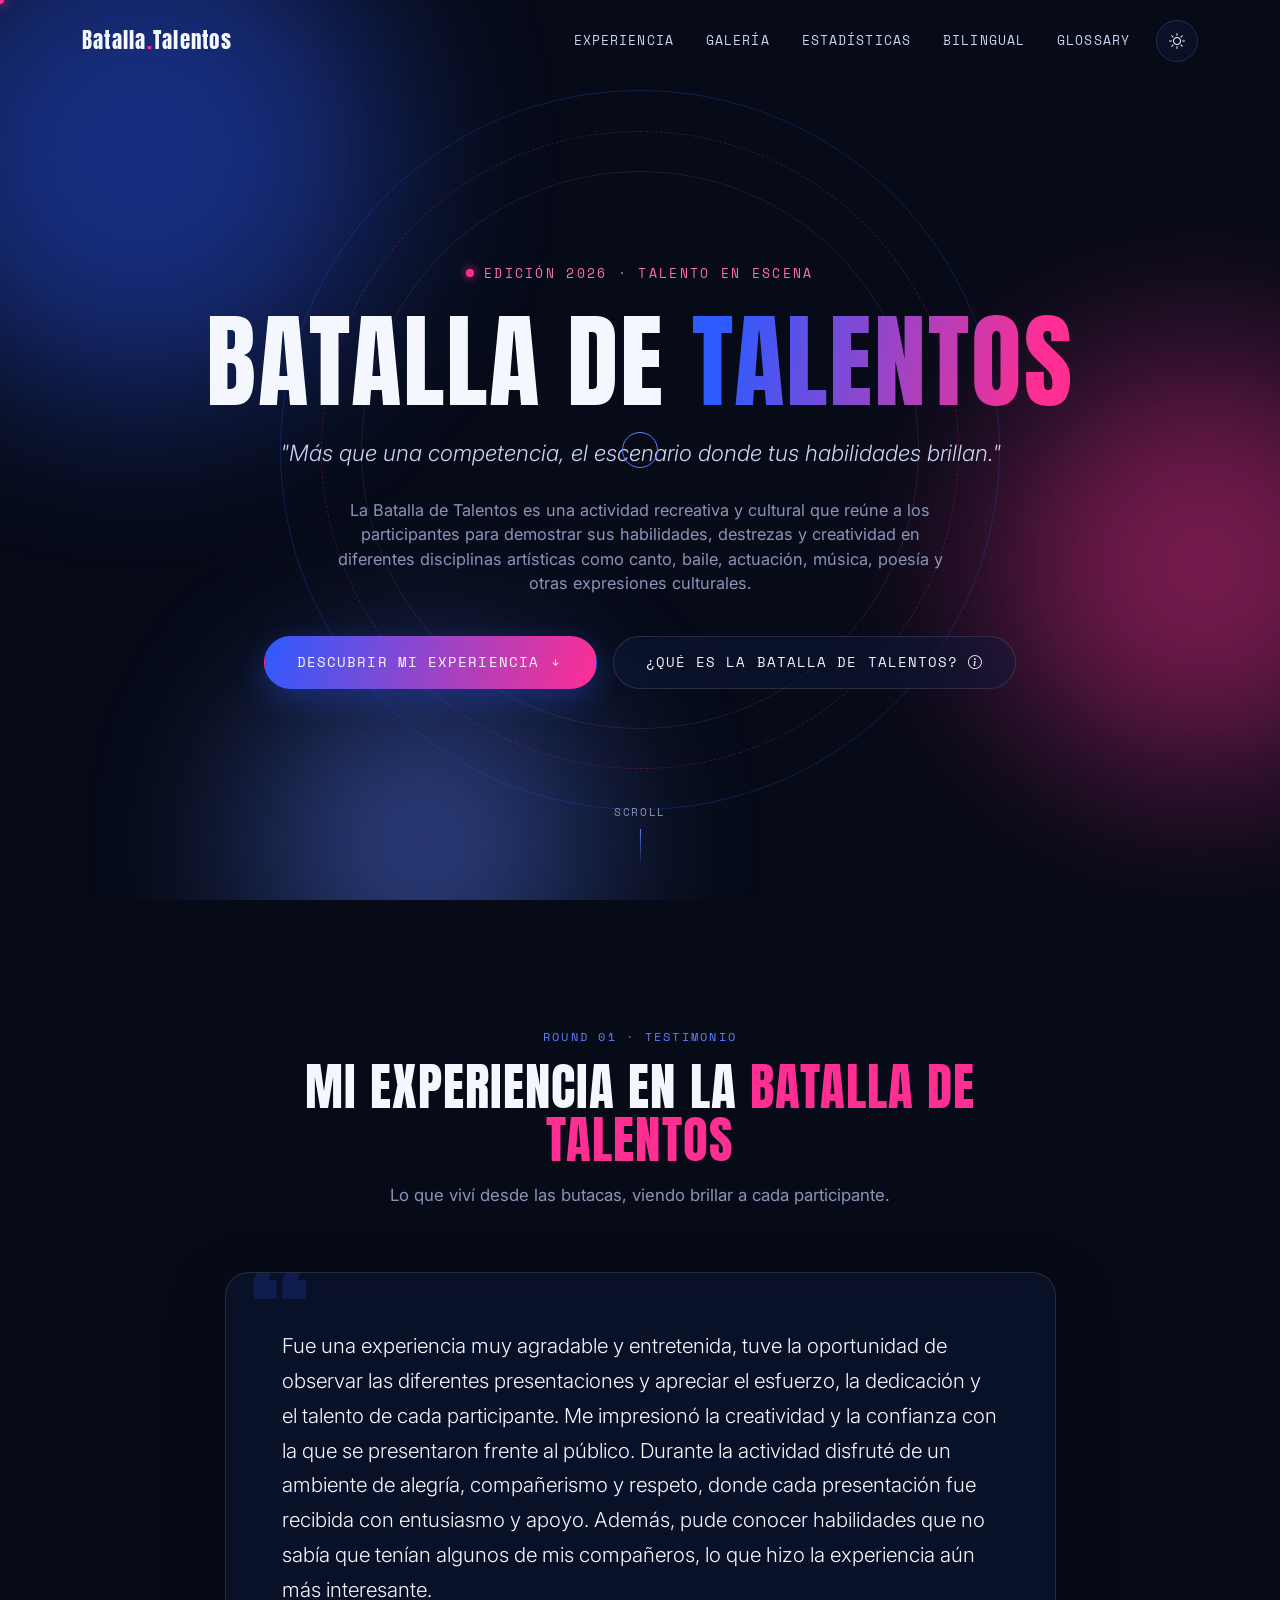
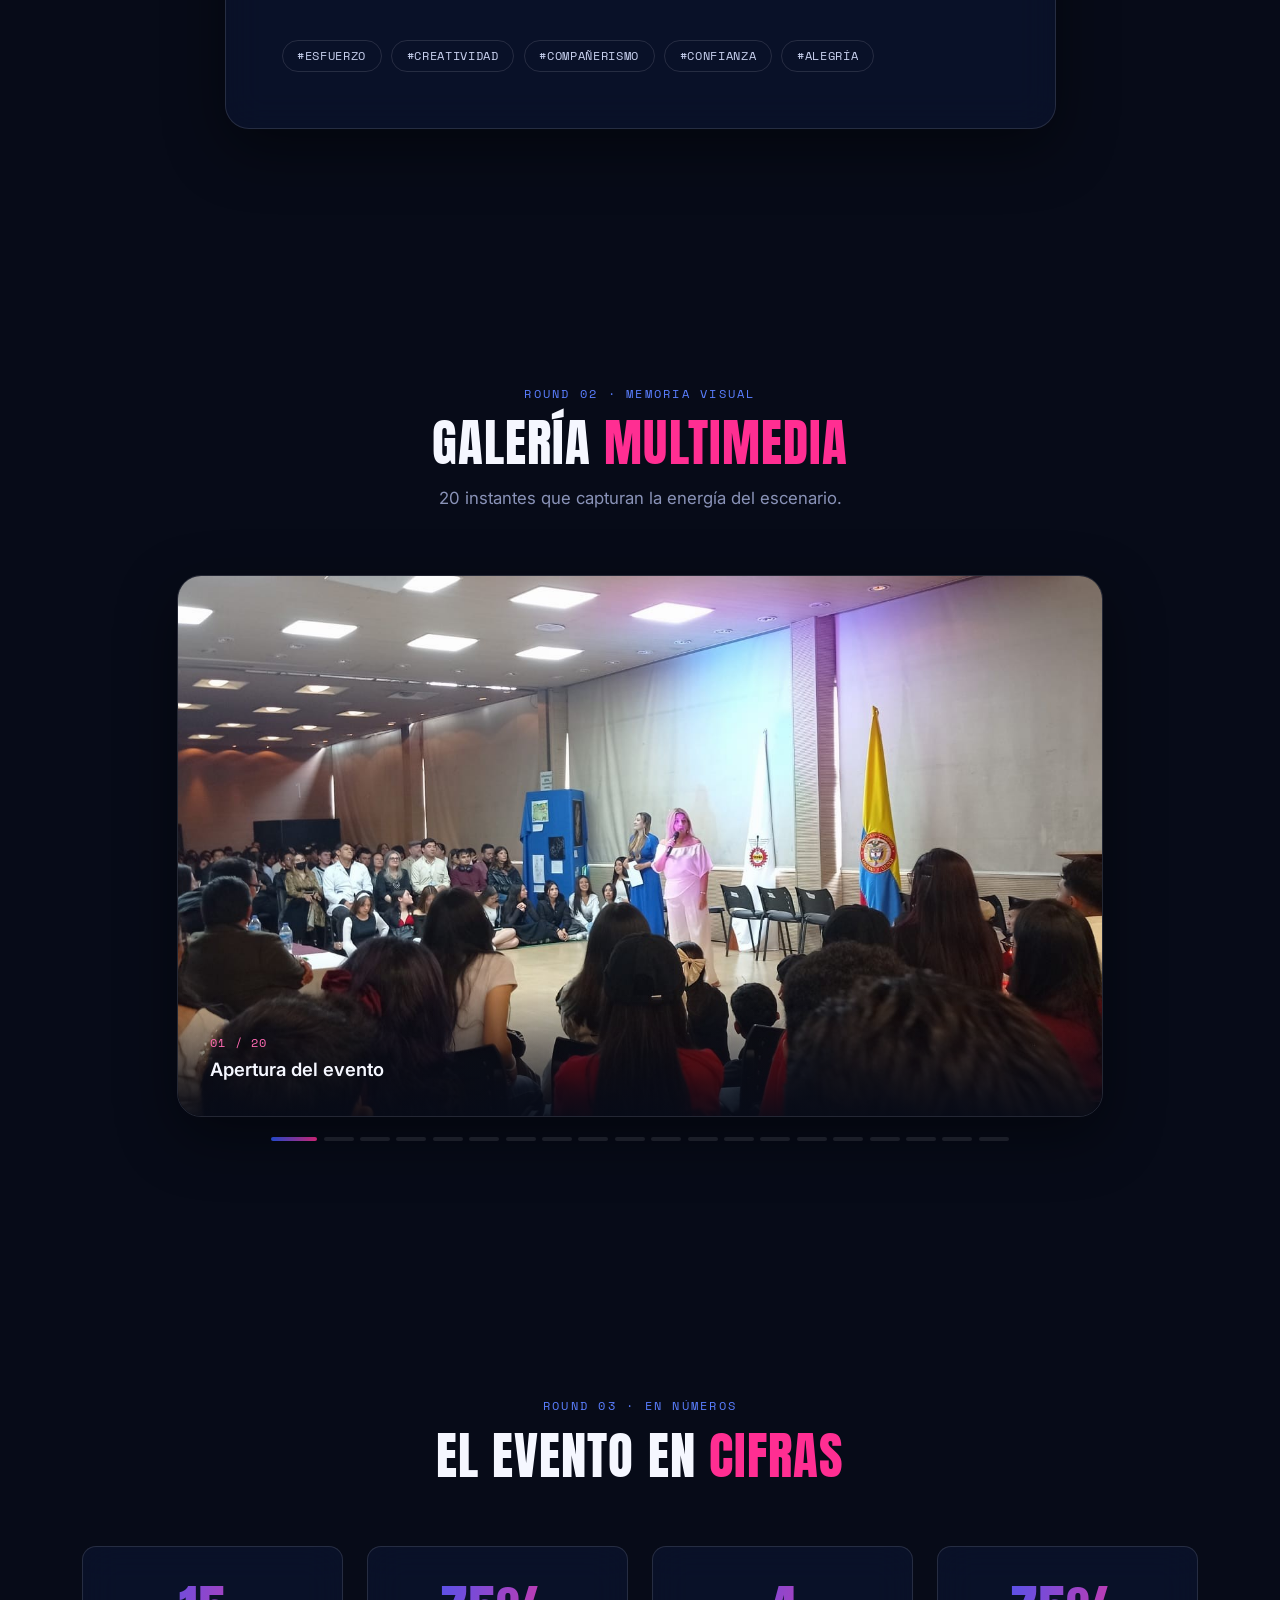
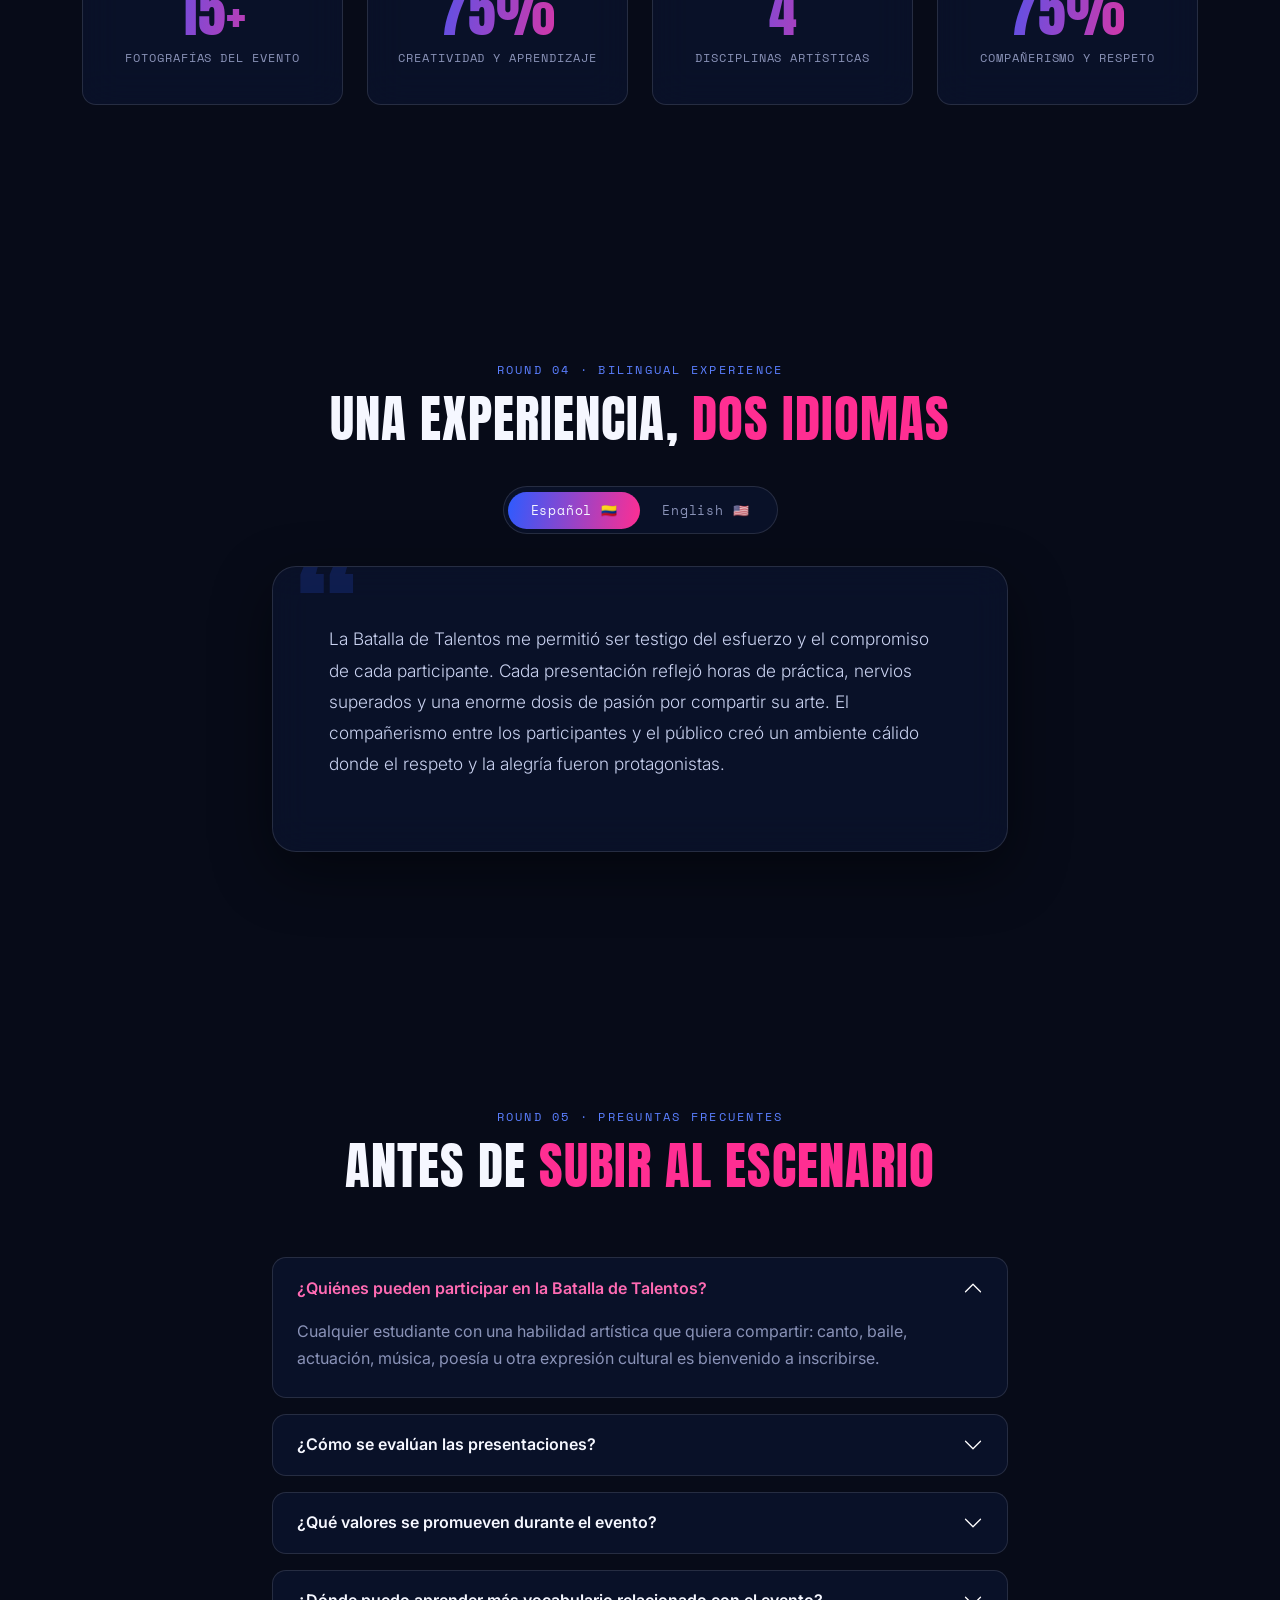
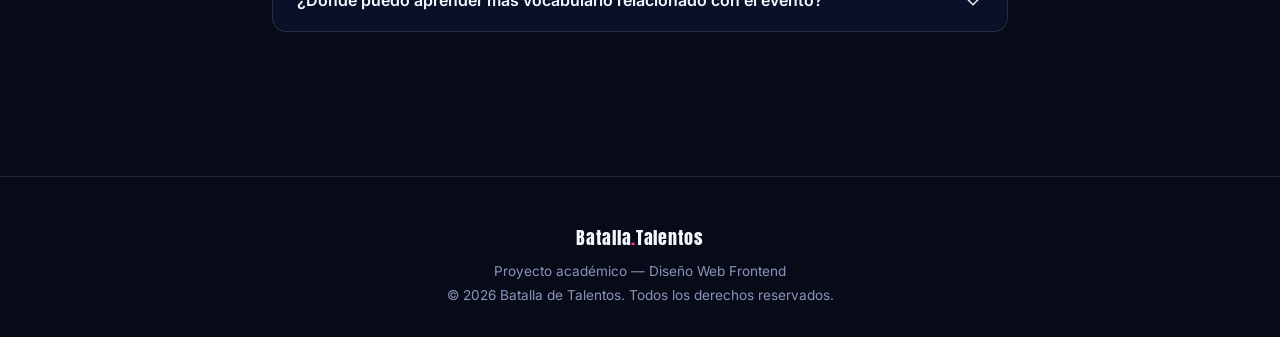
<file: index.html>
<!DOCTYPE html>
<html lang="es">
<head>
  <meta charset="UTF-8">
  <meta name="viewport" content="width=device-width, initial-scale=1.0">
  <title>Batalla de Talentos | El escenario donde brillan las habilidades</title>
  <meta name="description" content="Batalla de Talentos: una actividad recreativa y cultural donde el esfuerzo, el compromiso y la creatividad se encuentran en el escenario.">

  <!-- Bootstrap 5.3 -->
  <link href="https://cdn.jsdelivr.net/npm/bootstrap@5.3.3/dist/css/bootstrap.min.css" rel="stylesheet">
  <!-- Bootstrap Icons (para iconografía de UI: sol/luna, búsqueda, flechas) -->
  <link rel="stylesheet" href="https://cdn.jsdelivr.net/npm/bootstrap-icons@1.11.3/font/bootstrap-icons.css">
  <!-- Tipografías: Anton (display), Inter (cuerpo), Space Mono (datos/eyebrows) -->
  <link rel="preconnect" href="https://fonts.googleapis.com">
  <link rel="preconnect" href="https://fonts.gstatic.com" crossorigin>
  <link href="https://fonts.googleapis.com/css2?family=Anton&amp;family=Inter:wght@300;400;500;600;700&amp;family=Space+Mono:wght@400;700&amp;display=swap" rel="stylesheet">

  <!-- Estilos propios -->
  <link rel="stylesheet" href="css/styles.css">
</head>
<body>

  <!-- Overlay de transición cinematográfica entre páginas -->
  <div class="page-transition-overlay is-active"></div>

  <!-- Cursor personalizado -->
  <div class="cursor-dot"></div>
  <div class="cursor-ring"></div>

  <!-- Luces de fondo dinámicas (ambientales) -->
  <div class="ambient-lights" aria-hidden="true">
    <span></span><span></span><span></span>
  </div>

  <!-- =================== NAVBAR =================== -->
  <nav class="navbar navbar-battle navbar-expand-lg fixed-top">
    <div class="container">
      <a class="navbar-brand brand" href="#hero">Batalla<span class="accent">.</span>Talentos</a>

      <button class="navbar-toggler border-0" type="button" data-bs-toggle="collapse" data-bs-target="#mainNav" aria-controls="mainNav" aria-expanded="false" aria-label="Abrir menú de navegación">
        <i class="bi bi-list text-white fs-2"></i>
      </button>

      <div class="collapse navbar-collapse" id="mainNav">
        <ul class="navbar-nav ms-auto align-items-lg-center gap-1">
          <li class="nav-item"><a class="nav-link" href="#experiencia">Experiencia</a></li>
          <li class="nav-item"><a class="nav-link" href="#galeria">Galería</a></li>
          <li class="nav-item"><a class="nav-link" href="#estadisticas">Estadísticas</a></li>
          <li class="nav-item"><a class="nav-link" href="#bilingue">Bilingual</a></li>
          <li class="nav-item"><a class="nav-link page-link" href="glossary.html">Glossary</a></li>
          <li class="nav-item ms-lg-2 mt-2 mt-lg-0">
            <button class="theme-toggle-btn" type="button" aria-label="Cambiar entre modo claro y oscuro">
              <i class="bi bi-sun"></i>
            </button>
          </li>
        </ul>
      </div>
    </div>
  </nav>

  <!-- =================== 1. HERO SECTION =================== -->
  <header class="hero" id="hero">
    <div class="hero-ring" aria-hidden="true"></div>

    <div class="hero-content">
      <span class="hero-eyebrow">Edición 2026 · Talento en escena</span>

      <h1 class="hero-title">
        <span class="word" style="animation-delay:.05s">Batalla</span>
        <span class="word" style="animation-delay:.18s">de</span>
        <span class="word gradient-text" style="animation-delay:.3s">Talentos</span>
      </h1>

      <p class="hero-subtitle">"Más que una competencia, el escenario donde tus habilidades brillan."</p>

      <p class="hero-description">
        La Batalla de Talentos es una actividad recreativa y cultural que reúne a los participantes
        para demostrar sus habilidades, destrezas y creatividad en diferentes disciplinas artísticas
        como canto, baile, actuación, música, poesía y otras expresiones culturales.
      </p>

      <div class="hero-actions">
        <a href="#experiencia" class="btn-battle-primary">
          Descubrir mi experiencia <i class="bi bi-arrow-down-short"></i>
        </a>
        <button type="button" class="btn-battle-ghost" data-bs-toggle="modal" data-bs-target="#infoModal">
          ¿Qué es la batalla de talentos? <i class="bi bi-info-circle"></i>
        </button>
      </div>
    </div>

    <div class="scroll-cue" aria-hidden="true">
      <span>Scroll</span>
      <span class="line"></span>
    </div>
  </header>

  <main>
    <!-- =================== 2. MI EXPERIENCIA =================== -->
    <section id="experiencia">
      <div class="container">
        <div class="row justify-content-center mb-5">
          <div class="col-lg-8 text-center reveal">
            <span class="section-eyebrow">Round 01 · Testimonio</span>
            <h2 class="section-title">Mi experiencia en la <span class="accent">Batalla de Talentos</span></h2>
            <p class="section-lead mx-auto">Lo que viví desde las butacas, viendo brillar a cada participante.</p>
          </div>
        </div>

        <div class="row justify-content-center">
          <div class="col-lg-9">
            <div class="experience-card reveal reveal-delay-1">
              <p>
                Fue una experiencia muy agradable y entretenida, tuve la oportunidad de observar las diferentes
                presentaciones y apreciar el esfuerzo, la dedicación y el talento de cada participante. Me impresionó
                la creatividad y la confianza con la que se presentaron frente al público. Durante la actividad
                disfruté de un ambiente de alegría, compañerismo y respeto, donde cada presentación fue recibida con
                entusiasmo y apoyo. Además, pude conocer habilidades que no sabía que tenían algunos de mis
                compañeros, lo que hizo la experiencia aún más interesante.
              </p>
              <div class="experience-tags">
                <span class="tag-chip">#Esfuerzo</span>
                <span class="tag-chip">#Creatividad</span>
                <span class="tag-chip">#Compañerismo</span>
                <span class="tag-chip">#Confianza</span>
                <span class="tag-chip">#Alegría</span>
              </div>
            </div>
          </div>
        </div>
      </div>
    </section>

    <!-- =================== 3. GALERÍA MULTIMEDIA =================== -->
    <section id="galeria">
      <div class="container">
        <div class="row justify-content-center mb-5">
          <div class="col-lg-7 text-center reveal">
            <span class="section-eyebrow">Round 02 · Memoria visual</span>
            <h2 class="section-title">Galería <span class="accent">multimedia</span></h2>
            <p class="section-lead mx-auto">20 instantes que capturan la energía del escenario.</p>
          </div>
        </div>

        <div class="row justify-content-center">
          <div class="col-lg-10">
            <div class="gallery-shell reveal reveal-delay-1">
              <div id="galeriaCarousel" class="carousel slide carousel-battle" data-bs-ride="carousel" data-bs-touch="true">

                <div class="carousel-inner">
                  <!-- Foto 1 -->
                  <div class="carousel-item active">
                    <img src="img/imgfoto1.jpg" alt="Participante presentando en el escenario de la Batalla de Talentos">
                    <div class="carousel-caption-battle">
                      <span class="cap-index">01 / 20</span>
                      <h5>Apertura del evento</h5>
                    </div>
                  </div>
                  <!-- Foto 2 -->
                  <div class="carousel-item">
                    <img src="img/imgfoto2.jpg" alt="Acto de canto durante la competencia">
                    <div class="carousel-caption-battle">
                      <span class="cap-index">02 / 20</span>
                      <h5>Acto de canto</h5>
                    </div>
                  </div>
                  <!-- Foto 3 -->
                  <div class="carousel-item">
                    <img src="img/imgfoto3.jpg" alt="Coreografía de baile grupal">
                    <div class="carousel-caption-battle">
                      <span class="cap-index">03 / 20</span>
                      <h5>Coreografía grupal</h5>
                    </div>
                  </div>
                  <!-- Foto 4 -->
                  <div class="carousel-item">
                    <img src="img/imgfoto4.jpg" alt="Presentación de actuación teatral">
                    <div class="carousel-caption-battle">
                      <span class="cap-index">04 / 20</span>
                      <h5>Actuación teatral</h5>
                    </div>
                  </div>
                  <!-- Foto 5 -->
                  <div class="carousel-item">
                    <img src="img/imgfoto5.jpg" alt="Recital de poesía en el escenario">
                    <div class="carousel-caption-battle">
                      <span class="cap-index">05 / 20</span>
                      <h5>Recital de poesía</h5>
                    </div>
                  </div>
                  <!-- Foto 6 -->
                  <div class="carousel-item">
                    <img src="img/imgfoto6.jpg" alt="Interpretación musical en vivo">
                    <div class="carousel-caption-battle">
                      <span class="cap-index">06 / 20</span>
                      <h5>Interpretación musical</h5>
                    </div>
                  </div>
                  <!-- Foto 7 -->
                  <div class="carousel-item">
                    <img src="img/imgfoto7.jpg" alt="Público animando a los participantes">
                    <div class="carousel-caption-battle">
                      <span class="cap-index">07 / 20</span>
                      <h5>El público en acción</h5>
                    </div>
                  </div>
                  <!-- Foto 8 -->
                  <div class="carousel-item">
                    <img src="img/imgfoto8.jpg" alt="Solista de canto en el micrófono">
                    <div class="carousel-caption-battle">
                      <span class="cap-index">08 / 20</span>
                      <h5>Solista en escena</h5>
                    </div>
                  </div>
                  <!-- Foto 9 -->
                  <div class="carousel-item">
                    <img src="img/imgfoto9.jpg" alt="Pareja de baile durante su presentación">
                    <div class="carousel-caption-battle">
                      <span class="cap-index">09 / 20</span>
                      <h5>Dueto de baile</h5>
                    </div>
                  </div>
                  <!-- Foto 10 -->
                  <div class="carousel-item">
                    <img src="img/imgfoto10.jpg" alt="Jurado evaluando las presentaciones">
                    <div class="carousel-caption-battle">
                      <span class="cap-index">10 / 20</span>
                      <h5>El jurado evalúa</h5>
                    </div>
                  </div>
                  <!-- Foto 11 -->
                  <div class="carousel-item">
                    <img src="img/imgfoto11.jpg" alt="Participante con instrumento musical">
                    <div class="carousel-caption-battle">
                      <span class="cap-index">11 / 20</span>
                      <h5>Instrumento en vivo</h5>
                    </div>
                  </div>
                  <!-- Foto 12 -->
                  <div class="carousel-item">
                    <img src="img/imgfoto12.jpg" alt="Grupo de baile urbano">
                    <div class="carousel-caption-battle">
                      <span class="cap-index">12 / 20</span>
                      <h5>Baile urbano</h5>
                    </div>
                  </div>
                  <!-- Foto 13 -->
                  <div class="carousel-item">
                    <img src="img/imgfoto13.jpg" alt="Momento de comedia y actuación">
                    <div class="carousel-caption-battle">
                      <span class="cap-index">13 / 20</span>
                      <h5>Comedia en escena</h5>
                    </div>
                  </div>
                  <!-- Foto 14 -->
                  <div class="carousel-item">
                    <img src="img/imgfoto14.jpg" alt="Presentación de canto coral">
                    <div class="carousel-caption-battle">
                      <span class="cap-index">14 / 20</span>
                      <h5>Canto coral</h5>
                    </div>
                  </div>
                  <!-- Foto 15 -->
                  <div class="carousel-item">
                    <img src="img/imgfoto15.jpg" alt="Luces del escenario antes de una presentación">
                    <div class="carousel-caption-battle">
                      <span class="cap-index">15 / 20</span>
                      <h5>Luces de escenario</h5>
                    </div>
                  </div>
                  <!-- Foto 16 -->
                  <div class="carousel-item">
                    <img src="img/imgfoto16.jpg" alt="Participantes celebrando al finalizar su acto">
                    <div class="carousel-caption-battle">
                      <span class="cap-index">16 / 20</span>
                      <h5>Celebración final</h5>
                    </div>
                  </div>
                  <!-- Foto 17 -->
                  <div class="carousel-item">
                    <img src="img/imgfoto17.jpg" alt="Vestuario y preparación entre bastidores">
                    <div class="carousel-caption-battle">
                      <span class="cap-index">17 / 20</span>
                      <h5>Entre bastidores</h5>
                    </div>
                  </div>
                  <!-- Foto 18 -->
                  <div class="carousel-item">
                    <img src="img/imgfoto18.jpg" alt="Acto grupal de talentos combinados">
                    <div class="carousel-caption-battle">
                      <span class="cap-index">18 / 20</span>
                      <h5>Acto grupal</h5>
                    </div>
                  </div>
                  <!-- Foto 19 -->
                  <div class="carousel-item">
                    <img src="img/imgfoto19.jpg" alt="Entrega de reconocimientos a los participantes">
                    <div class="carousel-caption-battle">
                      <span class="cap-index">19 / 20</span>
                      <h5>Entrega de reconocimientos</h5>
                    </div>
                  </div>
                  <!-- Foto 20 -->
                  <div class="carousel-item">
                    <img src="img/imgfoto20.jpg" alt="Foto grupal de cierre del evento">
                    <div class="carousel-caption-battle">
                      <span class="cap-index">20 / 20</span>
                      <h5>Cierre del evento</h5>
                    </div>
                  </div>
                </div>

                <button class="carousel-control-prev" type="button" data-bs-target="#galeriaCarousel" data-bs-slide="prev">
                  <span class="carousel-control-prev-icon" aria-hidden="true"></span>
                  <span class="visually-hidden">Anterior</span>
                </button>
                <button class="carousel-control-next" type="button" data-bs-target="#galeriaCarousel" data-bs-slide="next">
                  <span class="carousel-control-next-icon" aria-hidden="true"></span>
                  <span class="visually-hidden">Siguiente</span>
                </button>
              </div>
            </div>

            <!-- Indicadores personalizados (barras) -->
            <div class="carousel-indicators-battle" id="customIndicators">
              <button type="button" data-bs-target="#galeriaCarousel" data-bs-slide-to="0" class="active" aria-current="true" aria-label="Foto 1"></button>
              <button type="button" data-bs-target="#galeriaCarousel" data-bs-slide-to="1" aria-label="Foto 2"></button>
              <button type="button" data-bs-target="#galeriaCarousel" data-bs-slide-to="2" aria-label="Foto 3"></button>
              <button type="button" data-bs-target="#galeriaCarousel" data-bs-slide-to="3" aria-label="Foto 4"></button>
              <button type="button" data-bs-target="#galeriaCarousel" data-bs-slide-to="4" aria-label="Foto 5"></button>
              <button type="button" data-bs-target="#galeriaCarousel" data-bs-slide-to="5" aria-label="Foto 6"></button>
              <button type="button" data-bs-target="#galeriaCarousel" data-bs-slide-to="6" aria-label="Foto 7"></button>
              <button type="button" data-bs-target="#galeriaCarousel" data-bs-slide-to="7" aria-label="Foto 8"></button>
              <button type="button" data-bs-target="#galeriaCarousel" data-bs-slide-to="8" aria-label="Foto 9"></button>
              <button type="button" data-bs-target="#galeriaCarousel" data-bs-slide-to="9" aria-label="Foto 10"></button>
              <button type="button" data-bs-target="#galeriaCarousel" data-bs-slide-to="10" aria-label="Foto 11"></button>
              <button type="button" data-bs-target="#galeriaCarousel" data-bs-slide-to="11" aria-label="Foto 12"></button>
              <button type="button" data-bs-target="#galeriaCarousel" data-bs-slide-to="12" aria-label="Foto 13"></button>
              <button type="button" data-bs-target="#galeriaCarousel" data-bs-slide-to="13" aria-label="Foto 14"></button>
              <button type="button" data-bs-target="#galeriaCarousel" data-bs-slide-to="14" aria-label="Foto 15"></button>
              <button type="button" data-bs-target="#galeriaCarousel" data-bs-slide-to="15" aria-label="Foto 16"></button>
              <button type="button" data-bs-target="#galeriaCarousel" data-bs-slide-to="16" aria-label="Foto 17"></button>
              <button type="button" data-bs-target="#galeriaCarousel" data-bs-slide-to="17" aria-label="Foto 18"></button>
              <button type="button" data-bs-target="#galeriaCarousel" data-bs-slide-to="18" aria-label="Foto 19"></button>
              <button type="button" data-bs-target="#galeriaCarousel" data-bs-slide-to="19" aria-label="Foto 20"></button>
            </div>
          </div>
        </div>
      </div>
    </section>

    <!-- =================== 4. ESTADÍSTICAS ANIMADAS =================== -->
    <section id="estadisticas">
      <div class="container">
        <div class="row justify-content-center mb-5">
          <div class="col-lg-7 text-center reveal">
            <span class="section-eyebrow">Round 03 · En números</span>
            <h2 class="section-title">El evento en <span class="accent">cifras</span></h2>
          </div>
        </div>

        <div class="row g-4">
          <div class="col-6 col-md-3 reveal reveal-delay-1">
            <div class="stat-card">
              <div class="stat-number" data-target="20" data-suffix="+">0</div>
              <div class="stat-label">Fotografías del evento</div>
            </div>
          </div>
          <div class="col-6 col-md-3 reveal reveal-delay-2">
            <div class="stat-card">
              <div class="stat-number" data-target="100" data-suffix="%">0</div>
              <div class="stat-label">Creatividad y aprendizaje</div>
            </div>
          </div>
          <div class="col-6 col-md-3 reveal reveal-delay-3">
            <div class="stat-card">
              <div class="stat-number" data-target="6" data-suffix="">0</div>
              <div class="stat-label">Disciplinas artísticas</div>
            </div>
          </div>
          <div class="col-6 col-md-3 reveal">
            <div class="stat-card">
              <div class="stat-number" data-target="100" data-suffix="%">0</div>
              <div class="stat-label">Compañerismo y respeto</div>
            </div>
          </div>
        </div>
      </div>
    </section>

    <!-- =================== 5. CONTENIDO BILINGÜE =================== -->
    <section id="bilingue">
      <div class="container">
        <div class="row justify-content-center mb-4">
          <div class="col-lg-7 text-center reveal">
            <span class="section-eyebrow">Round 04 · Bilingual Experience</span>
            <h2 class="section-title">Una experiencia, <span class="accent">dos idiomas</span></h2>
          </div>
        </div>

        <div class="row justify-content-center">
          <div class="col-lg-8 text-center reveal reveal-delay-1">
            <div class="lang-switch-shell" role="group" aria-label="Selector de idioma">
              <button type="button" class="active" data-lang="es">Español 🇨🇴</button>
              <button type="button" data-lang="en">English 🇺🇸</button>
            </div>
          </div>
        </div>

        <div class="row justify-content-center">
          <div class="col-lg-8">
            <div class="experience-card reveal reveal-delay-2">
              <div class="lang-panel active" data-lang="es">
                <p>
                  La Batalla de Talentos me permitió ser testigo del esfuerzo y el compromiso de cada
                  participante. Cada presentación reflejó horas de práctica, nervios superados y una
                  enorme dosis de pasión por compartir su arte. El compañerismo entre los participantes
                  y el público creó un ambiente cálido donde el respeto y la alegría fueron protagonistas.
                </p>
              </div>
              <div class="lang-panel" data-lang="en">
                <p>
                  The Talent Battle let me witness the effort and commitment of every participant.
                  Each performance reflected hours of practice, nerves overcome, and a huge dose of
                  passion for sharing their art. The camaraderie between participants and the audience
                  created a warm atmosphere where respect and joy took center stage.
                </p>
              </div>
            </div>
          </div>
        </div>
      </div>
    </section>

    <!-- =================== ACCORDION: PREGUNTAS FRECUENTES =================== -->
    <section id="faq">
      <div class="container">
        <div class="row justify-content-center mb-5">
          <div class="col-lg-7 text-center reveal">
            <span class="section-eyebrow">Round 05 · Preguntas frecuentes</span>
            <h2 class="section-title">Antes de <span class="accent">subir al escenario</span></h2>
          </div>
        </div>

        <div class="row justify-content-center">
          <div class="col-lg-8 reveal reveal-delay-1">
            <div class="accordion accordion-battle" id="faqAccordion">

              <div class="accordion-item">
                <h3 class="accordion-header">
                  <button class="accordion-button" type="button" data-bs-toggle="collapse" data-bs-target="#faq1">
                    ¿Quiénes pueden participar en la Batalla de Talentos?
                  </button>
                </h3>
                <div id="faq1" class="accordion-collapse collapse show" data-bs-parent="#faqAccordion">
                  <div class="accordion-body">
                    Cualquier estudiante con una habilidad artística que quiera compartir: canto, baile,
                    actuación, música, poesía u otra expresión cultural es bienvenido a inscribirse.
                  </div>
                </div>
              </div>

              <div class="accordion-item">
                <h3 class="accordion-header">
                  <button class="accordion-button collapsed" type="button" data-bs-toggle="collapse" data-bs-target="#faq2">
                    ¿Cómo se evalúan las presentaciones?
                  </button>
                </h3>
                <div id="faq2" class="accordion-collapse collapse" data-bs-parent="#faqAccordion">
                  <div class="accordion-body">
                    Un jurado evalúa criterios como creatividad, dominio escénico, originalidad y la
                    conexión que cada participante logra con el público durante su acto.
                  </div>
                </div>
              </div>

              <div class="accordion-item">
                <h3 class="accordion-header">
                  <button class="accordion-button collapsed" type="button" data-bs-toggle="collapse" data-bs-target="#faq3">
                    ¿Qué valores se promueven durante el evento?
                  </button>
                </h3>
                <div id="faq3" class="accordion-collapse collapse" data-bs-parent="#faqAccordion">
                  <div class="accordion-body">
                    Esfuerzo, compromiso, alegría y compañerismo son los valores centrales: el evento busca
                    celebrar el talento individual dentro de un ambiente de respeto y apoyo colectivo.
                  </div>
                </div>
              </div>

              <div class="accordion-item">
                <h3 class="accordion-header">
                  <button class="accordion-button collapsed" type="button" data-bs-toggle="collapse" data-bs-target="#faq4">
                    ¿Dónde puedo aprender más vocabulario relacionado con el evento?
                  </button>
                </h3>
                <div id="faq4" class="accordion-collapse collapse" data-bs-parent="#faqAccordion">
                  <div class="accordion-body">
                    En nuestra página
                    <a href="glossary.html" class="page-link text-decoration-underline">Glossary</a>
                    encontrarás más de 15 términos técnicos en inglés, con su traducción y definición.
                  </div>
                </div>
              </div>

            </div>
          </div>
        </div>
      </div>
    </section>
  </main>

  <!-- =================== MODAL: ¿QUÉ ES LA BATALLA DE TALENTOS? =================== -->
  <div class="modal fade modal-battle" id="infoModal" tabindex="-1" aria-labelledby="infoModalLabel" aria-hidden="true">
    <div class="modal-dialog modal-dialog-centered">
      <div class="modal-content">
        <div class="modal-header">
          <h2 class="modal-title fs-5" id="infoModalLabel">¿Qué es la Batalla de Talentos?</h2>
          <button type="button" class="btn-close" data-bs-dismiss="modal" aria-label="Cerrar"></button>
        </div>
        <div class="modal-body">
          <p>
            Es una actividad recreativa y cultural que reúne a los participantes para demostrar sus
            habilidades, destrezas y creatividad en diferentes disciplinas artísticas como canto, baile,
            actuación, música, poesía y otras expresiones culturales.
          </p>
          <p class="mb-0">
            Más que una competencia, es un espacio para celebrar el esfuerzo, el compromiso y la alegría
            de compartir el talento propio frente a una comunidad que aplaude y apoya cada presentación.
          </p>
        </div>
        <div class="modal-footer border-0">
          <button type="button" class="btn-battle-ghost" data-bs-dismiss="modal">Entendido</button>
        </div>
      </div>
    </div>
  </div>

  <!-- =================== FOOTER =================== -->
  <footer class="footer-battle">
    <div class="container">
      <div class="brand-foot">Batalla<span style="color:var(--magenta)">.</span>Talentos</div>
      <p class="mb-1">Proyecto académico — Diseño Web Frontend</p>
      <p class="mb-0">&copy; 2026 Batalla de Talentos. Todos los derechos reservados.</p>
    </div>
  </footer>

  <!-- Botón volver al inicio -->
  <button class="back-to-top" type="button" aria-label="Volver al inicio de la página">
    <i class="bi bi-arrow-up"></i>
  </button>

  <!-- Bootstrap 5.3 JS Bundle -->
  <script src="https://cdn.jsdelivr.net/npm/bootstrap@5.3.3/dist/js/bootstrap.bundle.min.js"></script>
  <!-- Script propio -->
  <script src="js/script.js"></script>
</body>
</html>
</file>
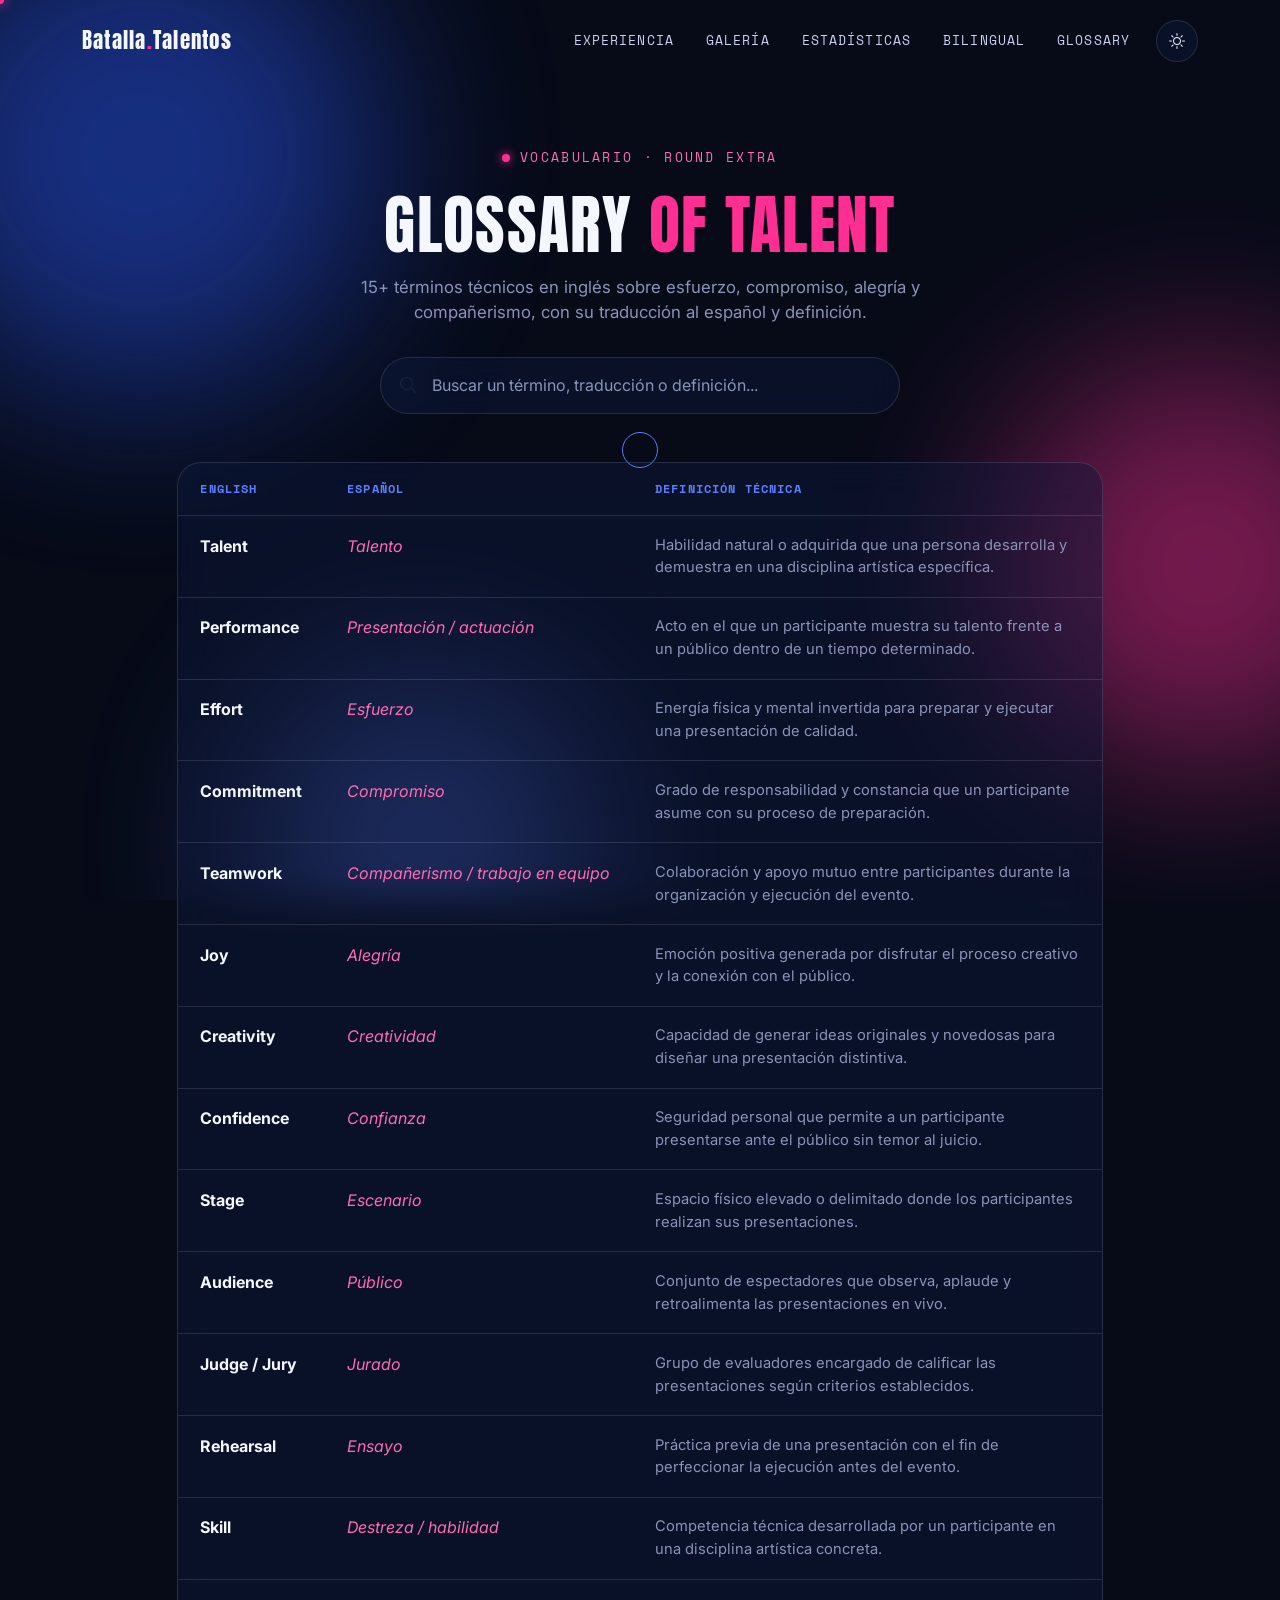
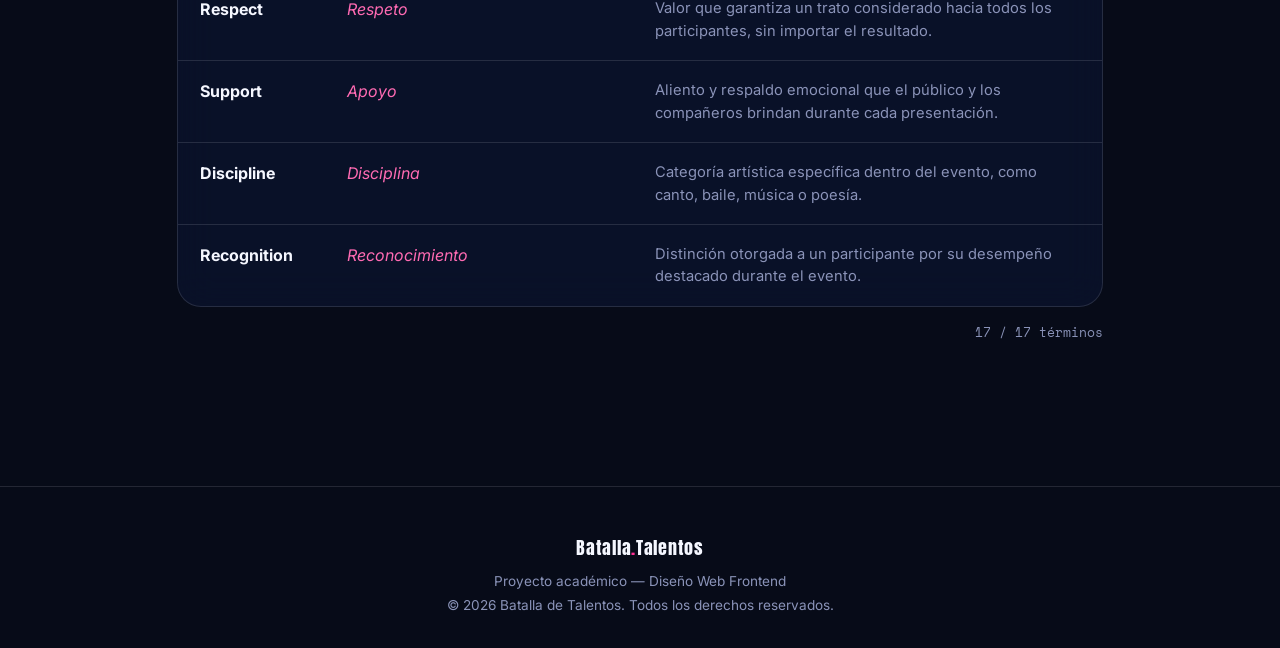
<file: glossary.html>
<!DOCTYPE html>
<html lang="es">
<head>
  <meta charset="UTF-8">
  <meta name="viewport" content="width=device-width, initial-scale=1.0">
  <title>Glossary | Batalla de Talentos</title>
  <meta name="description" content="Glosario de términos en inglés relacionados con la Batalla de Talentos: esfuerzo, compromiso, alegría y compañerismo.">

  <!-- Bootstrap 5.3 -->
  <link href="https://cdn.jsdelivr.net/npm/bootstrap@5.3.3/dist/css/bootstrap.min.css" rel="stylesheet">
  <link rel="stylesheet" href="https://cdn.jsdelivr.net/npm/bootstrap-icons@1.11.3/font/bootstrap-icons.css">
  <link rel="preconnect" href="https://fonts.googleapis.com">
  <link rel="preconnect" href="https://fonts.gstatic.com" crossorigin>
  <link href="https://fonts.googleapis.com/css2?family=Anton&amp;family=Inter:wght@300;400;500;600;700&amp;family=Space+Mono:wght@400;700&amp;display=swap" rel="stylesheet">

  <link rel="stylesheet" href="css/styles.css">
</head>
<body>

  <div class="page-transition-overlay is-active"></div>

  <div class="cursor-dot"></div>
  <div class="cursor-ring"></div>

  <div class="ambient-lights" aria-hidden="true">
    <span></span><span></span><span></span>
  </div>

  <!-- =================== NAVBAR =================== -->
  <nav class="navbar navbar-battle navbar-expand-lg fixed-top is-scrolled">
    <div class="container">
      <a class="navbar-brand brand page-link" href="index.html">Batalla<span class="accent">.</span>Talentos</a>

      <button class="navbar-toggler border-0" type="button" data-bs-toggle="collapse" data-bs-target="#mainNav" aria-controls="mainNav" aria-expanded="false" aria-label="Abrir menú de navegación">
        <i class="bi bi-list text-white fs-2"></i>
      </button>

      <div class="collapse navbar-collapse" id="mainNav">
        <ul class="navbar-nav ms-auto align-items-lg-center gap-1">
          <li class="nav-item"><a class="nav-link page-link" href="index.html#experiencia">Experiencia</a></li>
          <li class="nav-item"><a class="nav-link page-link" href="index.html#galeria">Galería</a></li>
          <li class="nav-item"><a class="nav-link page-link" href="index.html#estadisticas">Estadísticas</a></li>
          <li class="nav-item"><a class="nav-link page-link" href="index.html#bilingue">Bilingual</a></li>
          <li class="nav-item"><a class="nav-link" href="#glossary-top" aria-current="page">Glossary</a></li>
          <li class="nav-item ms-lg-2 mt-2 mt-lg-0">
            <button class="theme-toggle-btn" type="button" aria-label="Cambiar entre modo claro y oscuro">
              <i class="bi bi-sun"></i>
            </button>
          </li>
        </ul>
      </div>
    </div>
  </nav>

  <main id="glossary-top">
    <!-- =================== HERO DEL GLOSARIO =================== -->
    <section class="glossary-hero">
      <div class="container text-center">
        <span class="hero-eyebrow reveal is-visible">Vocabulario · Round Extra</span>
        <h1 class="section-title reveal is-visible" style="font-size:clamp(2.4rem,6vw,4rem)">
          Glossary <span class="accent">of Talent</span>
        </h1>
        <p class="section-lead mx-auto reveal is-visible" style="margin-inline:auto">
          15+ términos técnicos en inglés sobre esfuerzo, compromiso, alegría y compañerismo,
          con su traducción al español y definición.
        </p>

        <div class="search-shell reveal is-visible">
          <i class="bi bi-search search-icon"></i>
          <input type="text" id="glossarySearch" placeholder="Buscar un término, traducción o definición..." aria-label="Buscar en el glosario">
        </div>
      </div>
    </section>

    <!-- =================== TABLA DE TÉRMINOS =================== -->
    <section class="pt-0">
      <div class="container">
        <div class="row justify-content-center">
          <div class="col-lg-10">

            <div class="glossary-table-wrap reveal reveal-delay-1">
              <div class="table-responsive">
                <table class="glossary-table">
                  <thead>
                    <tr>
                      <th>English</th>
                      <th>Español</th>
                      <th>Definición técnica</th>
                    </tr>
                  </thead>
                  <tbody>
                    <tr>
                      <td class="term-en">Talent</td>
                      <td class="term-es">Talento</td>
                      <td class="term-def">Habilidad natural o adquirida que una persona desarrolla y demuestra en una disciplina artística específica.</td>
                    </tr>
                    <tr>
                      <td class="term-en">Performance</td>
                      <td class="term-es">Presentación / actuación</td>
                      <td class="term-def">Acto en el que un participante muestra su talento frente a un público dentro de un tiempo determinado.</td>
                    </tr>
                    <tr>
                      <td class="term-en">Effort</td>
                      <td class="term-es">Esfuerzo</td>
                      <td class="term-def">Energía física y mental invertida para preparar y ejecutar una presentación de calidad.</td>
                    </tr>
                    <tr>
                      <td class="term-en">Commitment</td>
                      <td class="term-es">Compromiso</td>
                      <td class="term-def">Grado de responsabilidad y constancia que un participante asume con su proceso de preparación.</td>
                    </tr>
                    <tr>
                      <td class="term-en">Teamwork</td>
                      <td class="term-es">Compañerismo / trabajo en equipo</td>
                      <td class="term-def">Colaboración y apoyo mutuo entre participantes durante la organización y ejecución del evento.</td>
                    </tr>
                    <tr>
                      <td class="term-en">Joy</td>
                      <td class="term-es">Alegría</td>
                      <td class="term-def">Emoción positiva generada por disfrutar el proceso creativo y la conexión con el público.</td>
                    </tr>
                    <tr>
                      <td class="term-en">Creativity</td>
                      <td class="term-es">Creatividad</td>
                      <td class="term-def">Capacidad de generar ideas originales y novedosas para diseñar una presentación distintiva.</td>
                    </tr>
                    <tr>
                      <td class="term-en">Confidence</td>
                      <td class="term-es">Confianza</td>
                      <td class="term-def">Seguridad personal que permite a un participante presentarse ante el público sin temor al juicio.</td>
                    </tr>
                    <tr>
                      <td class="term-en">Stage</td>
                      <td class="term-es">Escenario</td>
                      <td class="term-def">Espacio físico elevado o delimitado donde los participantes realizan sus presentaciones.</td>
                    </tr>
                    <tr>
                      <td class="term-en">Audience</td>
                      <td class="term-es">Público</td>
                      <td class="term-def">Conjunto de espectadores que observa, aplaude y retroalimenta las presentaciones en vivo.</td>
                    </tr>
                    <tr>
                      <td class="term-en">Judge / Jury</td>
                      <td class="term-es">Jurado</td>
                      <td class="term-def">Grupo de evaluadores encargado de calificar las presentaciones según criterios establecidos.</td>
                    </tr>
                    <tr>
                      <td class="term-en">Rehearsal</td>
                      <td class="term-es">Ensayo</td>
                      <td class="term-def">Práctica previa de una presentación con el fin de perfeccionar la ejecución antes del evento.</td>
                    </tr>
                    <tr>
                      <td class="term-en">Skill</td>
                      <td class="term-es">Destreza / habilidad</td>
                      <td class="term-def">Competencia técnica desarrollada por un participante en una disciplina artística concreta.</td>
                    </tr>
                    <tr>
                      <td class="term-en">Respect</td>
                      <td class="term-es">Respeto</td>
                      <td class="term-def">Valor que garantiza un trato considerado hacia todos los participantes, sin importar el resultado.</td>
                    </tr>
                    <tr>
                      <td class="term-en">Support</td>
                      <td class="term-es">Apoyo</td>
                      <td class="term-def">Aliento y respaldo emocional que el público y los compañeros brindan durante cada presentación.</td>
                    </tr>
                    <tr>
                      <td class="term-en">Discipline</td>
                      <td class="term-es">Disciplina</td>
                      <td class="term-def">Categoría artística específica dentro del evento, como canto, baile, música o poesía.</td>
                    </tr>
                    <tr>
                      <td class="term-en">Recognition</td>
                      <td class="term-es">Reconocimiento</td>
                      <td class="term-def">Distinción otorgada a un participante por su desempeño destacado durante el evento.</td>
                    </tr>
                  </tbody>
                </table>
              </div>

              <div class="glossary-empty" id="glossaryEmptyState">
                <i class="bi bi-search fs-1 d-block mb-3" style="color:var(--blue-electric-soft)"></i>
                No se encontraron términos que coincidan con tu búsqueda.
              </div>
            </div>

            <p class="glossary-count"></p>

          </div>
        </div>
      </div>
    </section>
  </main>

  <!-- =================== FOOTER =================== -->
  <footer class="footer-battle">
    <div class="container">
      <div class="brand-foot">Batalla<span style="color:var(--magenta)">.</span>Talentos</div>
      <p class="mb-1">Proyecto académico — Diseño Web Frontend</p>
      <p class="mb-0">&copy; 2026 Batalla de Talentos. Todos los derechos reservados.</p>
    </div>
  </footer>

  <button class="back-to-top" type="button" aria-label="Volver al inicio de la página">
    <i class="bi bi-arrow-up"></i>
  </button>

  <script src="https://cdn.jsdelivr.net/npm/bootstrap@5.3.3/dist/js/bootstrap.bundle.min.js"></script>
  <script src="js/script.js"></script>
</body>
</html>
</file>
<file: css/styles.css>
/* ============================================================
   BATALLA DE TALENTOS — Hoja de estilos principal
   Sistema de diseño: Ring de Batalla
   Paleta: negro-azul profundo + azul eléctrico + magenta vibrante
   ============================================================ */

/* ---------- 1. TOKENS DE DISEÑO (CSS Custom Properties) ---------- */
:root {
  /* Color — modo oscuro (default) */
  --bg-deep: #070b18;
  --bg-secondary: #0e1a3d;
  --bg-surface: #0a0e1a;
  --blue-electric: #2d5bff;
  --blue-electric-soft: #5b7fff;
  --magenta: #ff2e92;
  --magenta-soft: #ff6bb3;
  --white-cold: #f5f7ff;
  --ink: #c9d2f0;
  --ink-muted: #8a93b8;

  /* Glass */
  --glass-bg: rgba(14, 26, 61, 0.45);
  --glass-border: rgba(245, 247, 255, 0.12);
  --glass-blur: 18px;

  /* Tipografía */
  --font-display: "Anton", "Arial Narrow", sans-serif;
  --font-body: "Inter", -apple-system, sans-serif;
  --font-mono: "Space Mono", monospace;

  /* Espaciado / radios */
  --radius-lg: 24px;
  --radius-md: 14px;
  --radius-sm: 8px;
  --section-pad: clamp(4rem, 10vw, 8rem);

  /* Sombras */
  --shadow-glow-blue: 0 0 60px rgba(45, 91, 255, 0.35);
  --shadow-glow-magenta: 0 0 60px rgba(255, 46, 146, 0.35);
  --shadow-soft: 0 20px 60px rgba(0, 0, 0, 0.45);

  /* Transición */
  --ease-cinematic: cubic-bezier(0.16, 1, 0.3, 1);
  --t-fast: 0.25s var(--ease-cinematic);
  --t-mid: 0.5s var(--ease-cinematic);
  --t-slow: 1s var(--ease-cinematic);
}

/* ---------- Modo claro ---------- */
[data-theme="light"] {
  --bg-deep: #f5f7ff;
  --bg-secondary: #e7ebff;
  --bg-surface: #ffffff;
  --white-cold: #0a0e1a;
  --ink: #1c2440;
  --ink-muted: #555f85;
  --glass-bg: rgba(255, 255, 255, 0.55);
  --glass-border: rgba(10, 14, 26, 0.1);
  --shadow-soft: 0 20px 60px rgba(45, 91, 255, 0.12);
}

/* ---------- 2. RESET / BASE ---------- */
* {
  margin: 0;
  padding: 0;
  box-sizing: border-box;
}

html {
  scroll-behavior: smooth;
  scrollbar-width: thin;
  scrollbar-color: var(--blue-electric) var(--bg-deep);
}

body {
  font-family: var(--font-body);
  background-color: var(--bg-deep);
  color: var(--ink);
  overflow-x: hidden;
  transition: background-color var(--t-mid), color var(--t-mid);
  cursor: none;
}

/* En táctil/sin puntero fino, restaurar cursor nativo */
@media (hover: none) and (pointer: coarse) {
  body {
    cursor: auto;
  }
}

a {
  text-decoration: none;
  color: inherit;
}

img {
  max-width: 100%;
  display: block;
}

h1, h2, h3, h4 {
  font-family: var(--font-display);
  letter-spacing: 0.02em;
  text-transform: uppercase;
  line-height: 1.05;
}

::selection {
  background: var(--magenta);
  color: var(--white-cold);
}

/* Respeta preferencia de movimiento reducido */
@media (prefers-reduced-motion: reduce) {
  *, *::before, *::after {
    animation-duration: 0.01ms !important;
    animation-iteration-count: 1 !important;
    transition-duration: 0.01ms !important;
    scroll-behavior: auto !important;
  }
}

/* Foco visible para accesibilidad */
a:focus-visible,
button:focus-visible,
input:focus-visible {
  outline: 2px solid var(--magenta);
  outline-offset: 3px;
  border-radius: 4px;
}

/* ---------- 3. CURSOR PERSONALIZADO ---------- */
.cursor-dot,
.cursor-ring {
  position: fixed;
  top: 0;
  left: 0;
  pointer-events: none;
  z-index: 9999;
  border-radius: 50%;
  transform: translate(-50%, -50%);
}

.cursor-dot {
  width: 8px;
  height: 8px;
  background: var(--magenta);
  box-shadow: 0 0 12px var(--magenta);
}

.cursor-ring {
  width: 36px;
  height: 36px;
  border: 1.5px solid var(--blue-electric-soft);
  transition: width var(--t-fast), height var(--t-fast), border-color var(--t-fast), background var(--t-fast);
}

.cursor-ring.is-hovering {
  width: 64px;
  height: 64px;
  border-color: var(--magenta);
  background: rgba(255, 46, 146, 0.08);
}

@media (hover: none) and (pointer: coarse) {
  .cursor-dot, .cursor-ring { display: none; }
}

/* ---------- 4. FONDO DE LUCES DINÁMICAS ---------- */
.ambient-lights {
  position: fixed;
  inset: 0;
  z-index: -1;
  overflow: hidden;
  pointer-events: none;
}

.ambient-lights span {
  position: absolute;
  border-radius: 50%;
  filter: blur(90px);
  opacity: 0.45;
  animation: drift 22s var(--ease-cinematic) infinite alternate;
}

.ambient-lights span:nth-child(1) {
  width: 38vw;
  height: 38vw;
  background: var(--blue-electric);
  top: -10%;
  left: -8%;
  animation-delay: 0s;
}

.ambient-lights span:nth-child(2) {
  width: 32vw;
  height: 32vw;
  background: var(--magenta);
  top: 40%;
  right: -10%;
  animation-delay: -7s;
}

.ambient-lights span:nth-child(3) {
  width: 26vw;
  height: 26vw;
  background: var(--blue-electric-soft);
  bottom: -12%;
  left: 20%;
  animation-delay: -14s;
}

@keyframes drift {
  0%   { transform: translate(0, 0) scale(1); }
  50%  { transform: translate(6vw, 4vh) scale(1.15); }
  100% { transform: translate(-4vw, -3vh) scale(0.95); }
}

/* ---------- 5. NAVBAR ---------- */
.navbar-battle {
  position: fixed;
  top: 0;
  width: 100%;
  z-index: 1000;
  padding: 1.25rem 0;
  background: transparent;
  transition: background var(--t-mid), padding var(--t-mid), box-shadow var(--t-mid);
}

.navbar-battle.is-scrolled {
  background: rgba(7, 11, 24, 0.78);
  backdrop-filter: blur(var(--glass-blur));
  -webkit-backdrop-filter: blur(var(--glass-blur));
  padding: 0.7rem 0;
  box-shadow: 0 10px 30px rgba(0, 0, 0, 0.35);
}

[data-theme="light"] .navbar-battle.is-scrolled {
  background: rgba(245, 247, 255, 0.82);
}

.navbar-battle .brand {
  font-family: var(--font-display);
  font-size: 1.3rem;
  letter-spacing: 0.06em;
  color: var(--white-cold);
}

.navbar-battle .brand .accent {
  color: var(--magenta);
}

.navbar-battle .nav-link {
  font-family: var(--font-mono);
  font-size: 0.8rem;
  text-transform: uppercase;
  letter-spacing: 0.08em;
  color: var(--ink) !important;
  position: relative;
  padding: 0.4rem 0.9rem !important;
  transition: color var(--t-fast);
}

.navbar-battle .nav-link::after {
  content: "";
  position: absolute;
  left: 0.9rem;
  right: 0.9rem;
  bottom: 0.1rem;
  height: 2px;
  background: linear-gradient(90deg, var(--blue-electric), var(--magenta));
  transform: scaleX(0);
  transform-origin: left;
  transition: transform var(--t-fast);
}

.navbar-battle .nav-link:hover::after,
.navbar-battle .nav-link:focus-visible::after {
  transform: scaleX(1);
}

.navbar-battle .nav-link:hover {
  color: var(--white-cold) !important;
}

.theme-toggle-btn {
  background: var(--glass-bg);
  border: 1px solid var(--glass-border);
  color: var(--white-cold);
  width: 42px;
  height: 42px;
  border-radius: 50%;
  display: inline-flex;
  align-items: center;
  justify-content: center;
  transition: transform var(--t-fast), box-shadow var(--t-fast);
}

.theme-toggle-btn:hover {
  transform: rotate(18deg) scale(1.08);
  box-shadow: var(--shadow-glow-blue);
}

/* ---------- 6. HERO SECTION ---------- */
.hero {
  position: relative;
  min-height: 100vh;
  display: flex;
  align-items: center;
  justify-content: center;
  text-align: center;
  padding: 7rem 1.5rem 4rem;
  overflow: hidden;
}

.hero-ring {
  position: absolute;
  top: 50%;
  left: 50%;
  width: min(70vw, 720px);
  height: min(70vw, 720px);
  transform: translate(-50%, -50%);
  border-radius: 50%;
  border: 1px solid rgba(45, 91, 255, 0.25);
  z-index: 0;
}

.hero-ring::before,
.hero-ring::after {
  content: "";
  position: absolute;
  inset: 40px;
  border-radius: 50%;
  border: 1px dashed rgba(255, 46, 146, 0.25);
  animation: spin-slow 40s linear infinite;
}

.hero-ring::after {
  inset: 80px;
  border-style: solid;
  border-color: rgba(245, 247, 255, 0.08);
  animation-duration: 60s;
  animation-direction: reverse;
}

@keyframes spin-slow {
  to { transform: rotate(360deg); }
}

.hero-content {
  position: relative;
  z-index: 1;
  max-width: 880px;
}

.hero-eyebrow {
  display: inline-flex;
  align-items: center;
  gap: 0.6rem;
  font-family: var(--font-mono);
  font-size: 0.8rem;
  letter-spacing: 0.18em;
  text-transform: uppercase;
  color: var(--magenta-soft);
  margin-bottom: 1.5rem;
}

.hero-eyebrow::before {
  content: "";
  width: 8px;
  height: 8px;
  border-radius: 50%;
  background: var(--magenta);
  box-shadow: 0 0 10px var(--magenta);
}

.hero-title {
  font-size: clamp(3rem, 9vw, 6.5rem);
  color: var(--white-cold);
  margin-bottom: 1.25rem;
}

.hero-title .word {
  display: inline-block;
  opacity: 0;
  transform: translateY(0.5em);
  animation: rise-in 0.9s var(--ease-cinematic) forwards;
}

@keyframes rise-in {
  to { opacity: 1; transform: translateY(0); }
}

.hero-title .gradient-text {
  background: linear-gradient(100deg, var(--blue-electric) 10%, var(--magenta) 90%);
  -webkit-background-clip: text;
  background-clip: text;
  color: transparent;
}

.hero-subtitle {
  font-size: clamp(1.1rem, 2vw, 1.4rem);
  color: var(--ink);
  font-style: italic;
  font-family: var(--font-body);
  font-weight: 300;
  margin-bottom: 1.75rem;
  opacity: 0;
  animation: fade-up 1s var(--ease-cinematic) forwards;
  animation-delay: 0.6s;
}

.hero-description {
  font-size: 1.02rem;
  color: var(--ink-muted);
  max-width: 640px;
  margin: 0 auto 2.5rem;
  opacity: 0;
  animation: fade-up 1s var(--ease-cinematic) forwards;
  animation-delay: 0.8s;
}

@keyframes fade-up {
  from { opacity: 0; transform: translateY(16px); }
  to { opacity: 1; transform: translateY(0); }
}

.hero-actions {
  display: flex;
  flex-wrap: wrap;
  gap: 1rem;
  justify-content: center;
  opacity: 0;
  animation: fade-up 1s var(--ease-cinematic) forwards;
  animation-delay: 1s;
}

/* ---------- 7. BOTONES ---------- */
.btn-battle-primary,
.btn-battle-ghost {
  font-family: var(--font-mono);
  font-size: 0.85rem;
  text-transform: uppercase;
  letter-spacing: 0.08em;
  padding: 0.95rem 2rem;
  border-radius: 100px;
  position: relative;
  display: inline-flex;
  align-items: center;
  gap: 0.6rem;
  transition: transform var(--t-fast), box-shadow var(--t-fast), border-color var(--t-fast);
  border: 1px solid transparent;
}

.btn-battle-primary {
  background: linear-gradient(110deg, var(--blue-electric), var(--magenta));
  color: var(--white-cold);
  box-shadow: 0 10px 30px rgba(45, 91, 255, 0.3);
}

.btn-battle-primary:hover {
  transform: translateY(-3px);
  box-shadow: 0 16px 40px rgba(255, 46, 146, 0.4);
}

.btn-battle-ghost {
  background: var(--glass-bg);
  border-color: var(--glass-border);
  color: var(--white-cold);
  backdrop-filter: blur(var(--glass-blur));
}

.btn-battle-ghost:hover {
  border-color: var(--magenta);
  transform: translateY(-3px);
  box-shadow: var(--shadow-glow-magenta);
}

/* ---------- 8. SCROLL CUE ---------- */
.scroll-cue {
  position: absolute;
  bottom: 2.2rem;
  left: 50%;
  transform: translateX(-50%);
  display: flex;
  flex-direction: column;
  align-items: center;
  gap: 0.5rem;
  font-family: var(--font-mono);
  font-size: 0.7rem;
  letter-spacing: 0.15em;
  color: var(--ink-muted);
  text-transform: uppercase;
  z-index: 1;
}

.scroll-cue .line {
  width: 1px;
  height: 36px;
  background: linear-gradient(to bottom, var(--blue-electric-soft), transparent);
  animation: scroll-pulse 1.8s ease-in-out infinite;
}

@keyframes scroll-pulse {
  0%, 100% { transform: scaleY(1); opacity: 0.5; }
  50% { transform: scaleY(0.6); opacity: 1; }
}

/* ---------- 9. SECCIONES GENERALES ---------- */
section {
  position: relative;
  padding: var(--section-pad) 0;
}

.section-eyebrow {
  font-family: var(--font-mono);
  font-size: 0.78rem;
  letter-spacing: 0.18em;
  text-transform: uppercase;
  color: var(--blue-electric-soft);
  margin-bottom: 0.8rem;
  display: block;
}

.section-title {
  font-size: clamp(2rem, 5vw, 3.2rem);
  color: var(--white-cold);
  margin-bottom: 1rem;
}

.section-title .accent {
  color: var(--magenta);
}

.section-lead {
  color: var(--ink-muted);
  font-size: 1.05rem;
  max-width: 620px;
}

/* Animaciones de entrada por scroll (Intersection Observer) */
.reveal {
  opacity: 0;
  transform: translateY(36px);
  transition: opacity 0.9s var(--ease-cinematic), transform 0.9s var(--ease-cinematic);
}

.reveal.is-visible {
  opacity: 1;
  transform: translateY(0);
}

.reveal-delay-1.is-visible { transition-delay: 0.1s; }
.reveal-delay-2.is-visible { transition-delay: 0.22s; }
.reveal-delay-3.is-visible { transition-delay: 0.34s; }

/* ---------- 10. EXPERIENCIA — Cita / glass card ---------- */
.experience-card {
  background: var(--glass-bg);
  border: 1px solid var(--glass-border);
  backdrop-filter: blur(var(--glass-blur));
  -webkit-backdrop-filter: blur(var(--glass-blur));
  border-radius: var(--radius-lg);
  padding: clamp(2rem, 5vw, 3.5rem);
  box-shadow: var(--shadow-soft);
  position: relative;
  overflow: hidden;
}

.experience-card::before {
  content: "\201C";
  position: absolute;
  top: -1rem;
  left: 1.5rem;
  font-family: var(--font-display);
  font-size: 8rem;
  color: rgba(45, 91, 255, 0.18);
  line-height: 1;
}

.experience-card p {
  position: relative;
  font-size: clamp(1.05rem, 1.6vw, 1.3rem);
  line-height: 1.7;
  color: var(--white-cold);
  font-weight: 300;
}

.experience-tags {
  display: flex;
  flex-wrap: wrap;
  gap: 0.6rem;
  margin-top: 2rem;
}

.tag-chip {
  font-family: var(--font-mono);
  font-size: 0.72rem;
  letter-spacing: 0.06em;
  text-transform: uppercase;
  padding: 0.4rem 0.9rem;
  border-radius: 100px;
  border: 1px solid var(--glass-border);
  color: var(--ink);
  transition: border-color var(--t-fast), color var(--t-fast);
}

.tag-chip:hover {
  border-color: var(--magenta);
  color: var(--magenta-soft);
}

/* ---------- 11. GALERÍA / CAROUSEL ---------- */
.gallery-shell {
  border-radius: var(--radius-lg);
  overflow: hidden;
  box-shadow: var(--shadow-soft);
  border: 1px solid var(--glass-border);
}

.carousel-battle .carousel-item {
  height: clamp(320px, 60vh, 560px);
  position: relative;
}

.carousel-battle .carousel-item img {
  width: 100%;
  height: 100%;
  object-fit: cover;
  transition: transform 6s var(--ease-cinematic);
}

.carousel-battle .carousel-item.active img {
  transform: scale(1.06);
}

.carousel-battle .carousel-caption-battle {
  position: absolute;
  left: 0;
  right: 0;
  bottom: 0;
  padding: 2.5rem 2rem 1.75rem;
  background: linear-gradient(to top, rgba(7, 11, 24, 0.92), transparent);
  text-align: left;
}

.carousel-battle .carousel-caption-battle .cap-index {
  font-family: var(--font-mono);
  font-size: 0.75rem;
  color: var(--magenta-soft);
  letter-spacing: 0.1em;
}

.carousel-battle .carousel-caption-battle h5 {
  font-family: var(--font-body);
  font-weight: 600;
  text-transform: none;
  color: var(--white-cold);
  margin-top: 0.3rem;
  font-size: 1.15rem;
}

.carousel-battle .carousel-control-prev,
.carousel-battle .carousel-control-next {
  width: 8%;
  opacity: 0;
  transition: opacity var(--t-fast);
}

.gallery-shell:hover .carousel-control-prev,
.gallery-shell:hover .carousel-control-next {
  opacity: 0.85;
}

.carousel-battle .carousel-control-prev-icon,
.carousel-battle .carousel-control-next-icon {
  background-color: rgba(7, 11, 24, 0.6);
  border-radius: 50%;
  padding: 1.3rem;
  background-size: 50%;
}

.carousel-indicators-battle {
  display: flex;
  gap: 0.4rem;
  flex-wrap: wrap;
  margin-top: 1.25rem;
  justify-content: center;
}

.carousel-indicators-battle button {
  width: 30px;
  height: 4px;
  border-radius: 2px;
  background: var(--glass-border);
  border: none;
  transition: background var(--t-fast), width var(--t-fast);
}

.carousel-indicators-battle button.active {
  background: linear-gradient(90deg, var(--blue-electric), var(--magenta));
  width: 46px;
}

/* ---------- 12. ESTADÍSTICAS ---------- */
.stat-card {
  text-align: center;
  padding: 2.25rem 1.5rem;
  border-radius: var(--radius-md);
  background: var(--glass-bg);
  border: 1px solid var(--glass-border);
  backdrop-filter: blur(var(--glass-blur));
  height: 100%;
  transition: transform var(--t-fast), box-shadow var(--t-fast), border-color var(--t-fast);
}

.stat-card:hover {
  transform: translateY(-8px);
  border-color: var(--blue-electric);
  box-shadow: var(--shadow-glow-blue);
}

.stat-number {
  font-family: var(--font-display);
  font-size: clamp(2.5rem, 5vw, 3.5rem);
  background: linear-gradient(100deg, var(--blue-electric), var(--magenta));
  -webkit-background-clip: text;
  background-clip: text;
  color: transparent;
  line-height: 1;
}

.stat-label {
  font-family: var(--font-mono);
  font-size: 0.78rem;
  text-transform: uppercase;
  letter-spacing: 0.08em;
  color: var(--ink-muted);
  margin-top: 0.6rem;
}

/* ---------- 13. BILINGUAL EXPERIENCE ---------- */
.lang-switch-shell {
  display: inline-flex;
  background: var(--glass-bg);
  border: 1px solid var(--glass-border);
  border-radius: 100px;
  padding: 0.3rem;
  margin-bottom: 2rem;
}

.lang-switch-shell button {
  font-family: var(--font-mono);
  font-size: 0.8rem;
  letter-spacing: 0.06em;
  padding: 0.55rem 1.4rem;
  border-radius: 100px;
  border: none;
  background: transparent;
  color: var(--ink-muted);
  transition: background var(--t-fast), color var(--t-fast);
}

.lang-switch-shell button.active {
  background: linear-gradient(100deg, var(--blue-electric), var(--magenta));
  color: var(--white-cold);
}

.lang-panel {
  display: none;
}

.lang-panel.active {
  display: block;
  animation: fade-up 0.6s var(--ease-cinematic);
}

.lang-panel p {
  font-size: 1.08rem;
  line-height: 1.8;
  color: var(--ink);
}

/* ---------- 14. ACCORDION ---------- */
.accordion-battle .accordion-item {
  background: var(--glass-bg);
  border: 1px solid var(--glass-border);
  border-radius: var(--radius-md) !important;
  margin-bottom: 1rem;
  overflow: hidden;
}

.accordion-battle .accordion-button {
  background: transparent;
  color: var(--white-cold);
  font-family: var(--font-body);
  font-weight: 600;
  padding: 1.25rem 1.5rem;
  box-shadow: none !important;
}

.accordion-battle .accordion-button:not(.collapsed) {
  color: var(--magenta-soft);
}

.accordion-battle .accordion-button::after {
  filter: brightness(0) saturate(100%) invert(1);
}

.accordion-battle .accordion-body {
  color: var(--ink-muted);
  padding: 0 1.5rem 1.5rem;
  line-height: 1.7;
}

/* ---------- 15. MODAL ---------- */
.modal-battle .modal-content {
  background: var(--bg-secondary);
  border: 1px solid var(--glass-border);
  border-radius: var(--radius-lg);
  color: var(--ink);
}

.modal-battle .modal-header {
  border-bottom: 1px solid var(--glass-border);
}

.modal-battle .modal-title {
  color: var(--white-cold);
}

.modal-battle .btn-close {
  filter: brightness(0) saturate(100%) invert(1);
}

/* ---------- 16. FOOTER ---------- */
.footer-battle {
  padding: 3rem 0 2rem;
  border-top: 1px solid var(--glass-border);
  text-align: center;
  color: var(--ink-muted);
  font-size: 0.85rem;
}

.footer-battle .brand-foot {
  font-family: var(--font-display);
  color: var(--white-cold);
  letter-spacing: 0.04em;
  margin-bottom: 0.6rem;
  font-size: 1.1rem;
}

/* ---------- 17. BOTÓN VOLVER ARRIBA ---------- */
.back-to-top {
  position: fixed;
  bottom: 2rem;
  right: 2rem;
  width: 50px;
  height: 50px;
  border-radius: 50%;
  background: var(--glass-bg);
  border: 1px solid var(--glass-border);
  backdrop-filter: blur(var(--glass-blur));
  color: var(--white-cold);
  display: flex;
  align-items: center;
  justify-content: center;
  opacity: 0;
  pointer-events: none;
  transform: translateY(20px);
  transition: opacity var(--t-fast), transform var(--t-fast), box-shadow var(--t-fast);
  z-index: 900;
}

.back-to-top.is-visible {
  opacity: 1;
  pointer-events: auto;
  transform: translateY(0);
}

.back-to-top:hover {
  box-shadow: var(--shadow-glow-magenta);
  border-color: var(--magenta);
}

/* ---------- 18. PÁGINA TRANSITION OVERLAY ---------- */
.page-transition-overlay {
  position: fixed;
  inset: 0;
  z-index: 10000;
  background: linear-gradient(120deg, var(--bg-deep), var(--bg-secondary));
  transform: scaleY(0);
  transform-origin: bottom;
  pointer-events: none;
}

.page-transition-overlay.is-active {
  transition: transform 0.6s var(--ease-cinematic);
  transform: scaleY(1);
}

/* ---------- 19. GLOSSARY PAGE ---------- */
.glossary-hero {
  padding: 9rem 0 3rem;
  text-align: center;
}

.search-shell {
  max-width: 520px;
  margin: 2rem auto 0;
  position: relative;
}

.search-shell input {
  width: 100%;
  background: var(--glass-bg);
  border: 1px solid var(--glass-border);
  border-radius: 100px;
  padding: 0.95rem 1.5rem 0.95rem 3.2rem;
  color: var(--white-cold);
  font-family: var(--font-body);
  backdrop-filter: blur(var(--glass-blur));
  transition: border-color var(--t-fast), box-shadow var(--t-fast);
}

.search-shell input::placeholder {
  color: var(--ink-muted);
}

.search-shell input:focus {
  outline: none;
  border-color: var(--blue-electric);
  box-shadow: var(--shadow-glow-blue);
}

.search-shell .search-icon {
  position: absolute;
  left: 1.25rem;
  top: 50%;
  transform: translateY(-50%);
  color: var(--ink-muted);
}

.glossary-table-wrap {
  border-radius: var(--radius-lg);
  overflow: hidden;
  border: 1px solid var(--glass-border);
  background: var(--glass-bg);
  backdrop-filter: blur(var(--glass-blur));
}

table.glossary-table {
  width: 100%;
  border-collapse: collapse;
}

table.glossary-table thead th {
  font-family: var(--font-mono);
  font-size: 0.72rem;
  text-transform: uppercase;
  letter-spacing: 0.1em;
  color: var(--blue-electric-soft);
  text-align: left;
  padding: 1.1rem 1.4rem;
  border-bottom: 1px solid var(--glass-border);
  white-space: nowrap;
}

table.glossary-table tbody tr {
  transition: background var(--t-fast);
}

table.glossary-table tbody tr:hover {
  background: rgba(45, 91, 255, 0.08);
}

table.glossary-table tbody tr:not(:last-child) td {
  border-bottom: 1px solid var(--glass-border);
}

table.glossary-table td {
  padding: 1.1rem 1.4rem;
  vertical-align: top;
}

table.glossary-table .term-en {
  font-weight: 700;
  color: var(--white-cold);
  white-space: nowrap;
}

table.glossary-table .term-es {
  color: var(--magenta-soft);
  font-style: italic;
  white-space: nowrap;
}

table.glossary-table .term-def {
  color: var(--ink-muted);
  font-size: 0.92rem;
  line-height: 1.55;
}

.glossary-empty {
  text-align: center;
  padding: 3rem 1rem;
  color: var(--ink-muted);
  display: none;
}

.glossary-empty.is-visible {
  display: block;
}

.glossary-count {
  font-family: var(--font-mono);
  font-size: 0.8rem;
  color: var(--ink-muted);
  margin-top: 1rem;
  text-align: right;
}

/* ---------- 20. UTILIDADES ---------- */
.text-gradient {
  background: linear-gradient(100deg, var(--blue-electric), var(--magenta));
  -webkit-background-clip: text;
  background-clip: text;
  color: transparent;
}

/* ---------- 21. RESPONSIVE ---------- */
@media (max-width: 768px) {
  :root {
    --section-pad: 4rem;
  }

  .hero-ring {
    width: 90vw;
    height: 90vw;
  }

  .navbar-battle .nav-link {
    padding: 0.6rem 0 !important;
  }

  .back-to-top {
    right: 1.25rem;
    bottom: 1.25rem;
  }
}

@media (max-width: 480px) {
  .experience-card::before {
    font-size: 5rem;
  }
}
</file>
